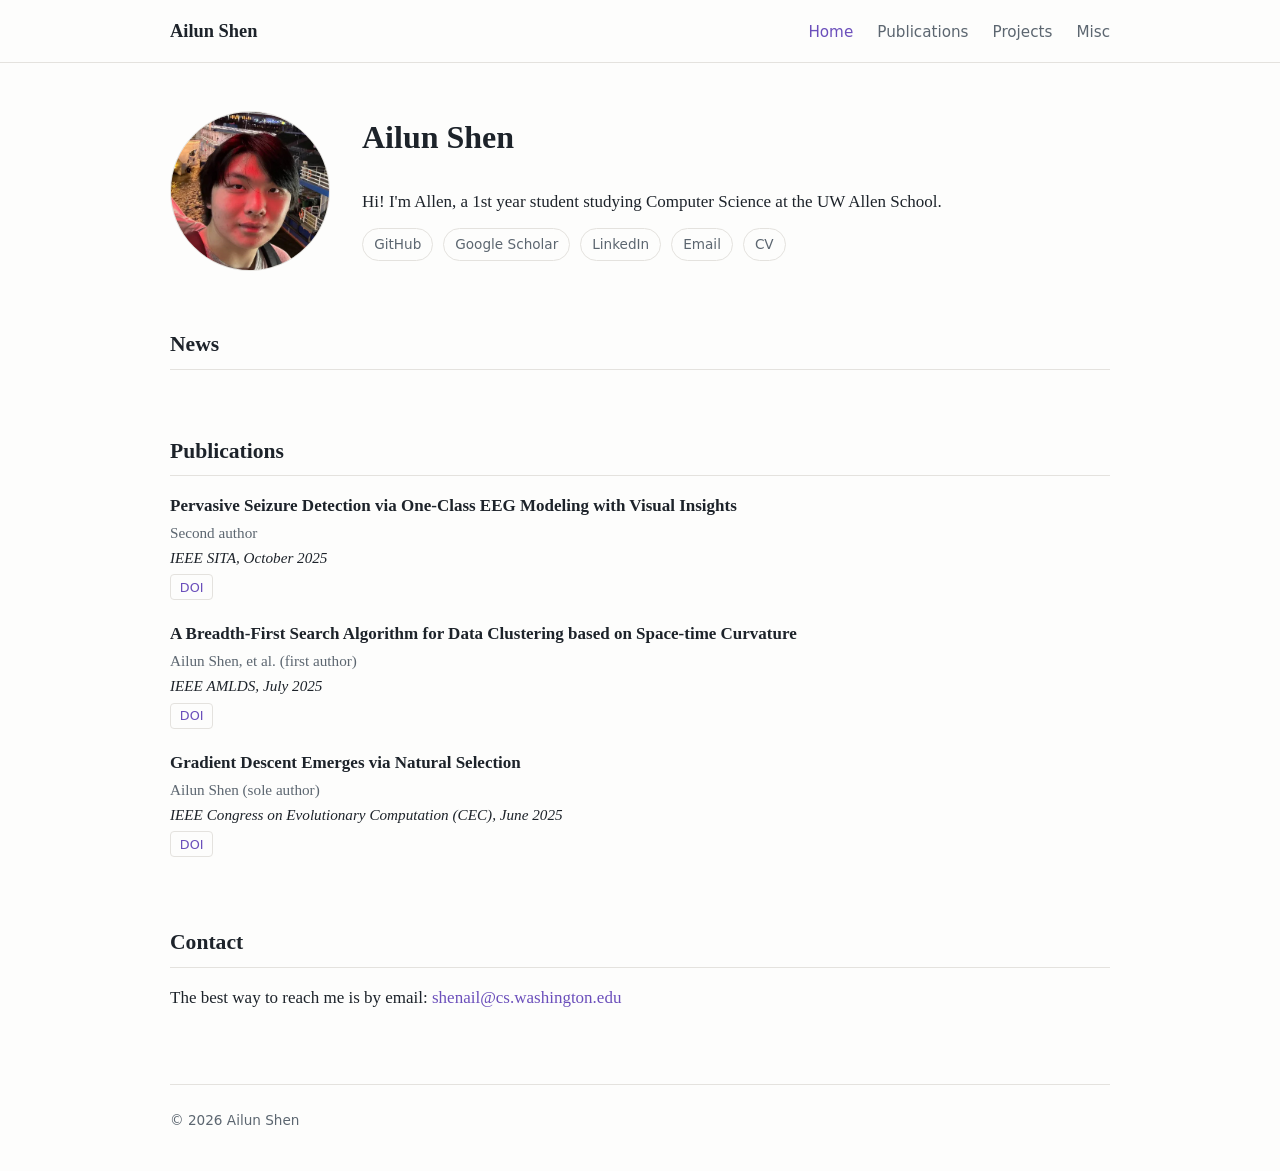
<file: index.html>
<!DOCTYPE html>
<html lang="en">
<head>
  <meta charset="UTF-8">
  <meta name="viewport" content="width=device-width, initial-scale=1.0">
  <title>Ailun Shen</title>
  <meta name="description" content="Ailun Shen — CS student at the UW Allen School. Publications, projects, and more.">
  <meta property="og:type" content="website">
  <meta property="og:title" content="Ailun Shen">
  <meta property="og:description" content="CS student at the UW Allen School. Publications, projects, and more.">
  <meta property="og:url" content="https://dekiofsa.github.io/">
  <meta property="og:image" content="https://dekiofsa.github.io/photo.jpg">
  <meta name="twitter:card" content="summary">
  <link rel="stylesheet" href="style.css">
</head>
<body>

  <nav>
    <div class="nav-inner">
      <a class="nav-name" href="index.html">Ailun Shen</a>
      <a class="nav-link active" href="index.html">Home</a>
      <a class="nav-link" href="index.html#publications">Publications</a>
      <a class="nav-link" href="projects.html">Projects</a>
      <a class="nav-link" href="misc.html">Misc</a>
    </div>
  </nav>

  <div class="container">

    <div class="hero">
      <img class="hero-photo" src="photo.jpg" alt="Ailun Shen">
      <div class="hero-text">
        <h1>Ailun Shen</h1>
        <p>
          Hi! I'm Allen, a 1st year student studying Computer Science at the
          UW Allen School.
        </p>
        <div class="profile-links">
          <a href="https://github.com/Dekiofsa">GitHub</a>
          <a href="https://scholar.google.com/citations?user=lvYX0igAAAAJ">Google Scholar</a>
          <a href="https://www.linkedin.com/in/ailun-shen-554805366/">LinkedIn</a>
          <a href="mailto:shenail@cs.washington.edu">Email</a>
          <a href="cv.pdf">CV</a>
        </div>
      </div>
    </div>

    <section id="news">
      <h2>News</h2>
      <ul class="news-list">
      </ul>
    </section>

    <section id="publications">
      <h2>Publications</h2>
      <div class="pub">
        <div class="pub-title">Pervasive Seizure Detection via One-Class EEG Modeling with Visual Insights</div>
        <div class="pub-authors">Second author</div>
        <div class="pub-venue">IEEE SITA, October 2025</div>
        <div class="pub-links">
          <a href="https://doi.org/10.1109/SITA67914.2025.11273396">DOI</a>
        </div>
      </div>
      <div class="pub">
        <div class="pub-title">A Breadth-First Search Algorithm for Data Clustering based on Space-time Curvature</div>
        <div class="pub-authors">Ailun Shen, et al. (first author)</div>
        <div class="pub-venue">IEEE AMLDS, July 2025</div>
        <div class="pub-links">
          <a href="https://doi.org/10.1109/AMLDS63918.2025.11159377">DOI</a>
        </div>
      </div>
      <div class="pub">
        <div class="pub-title">Gradient Descent Emerges via Natural Selection</div>
        <div class="pub-authors">Ailun Shen (sole author)</div>
        <div class="pub-venue">IEEE Congress on Evolutionary Computation (CEC), June 2025</div>
        <div class="pub-links">
          <a href="https://doi.org/10.1109/CEC65147.2025.11043088">DOI</a>
        </div>
      </div>
    </section>

    <section id="contact">
      <h2>Contact</h2>
      <p>
        The best way to reach me is by email:
        <a href="mailto:shenail@cs.washington.edu">shenail@cs.washington.edu</a>
      </p>
    </section>

    <footer>
      © 2026 Ailun Shen
    </footer>

  </div>

</body>
</html>
</file>
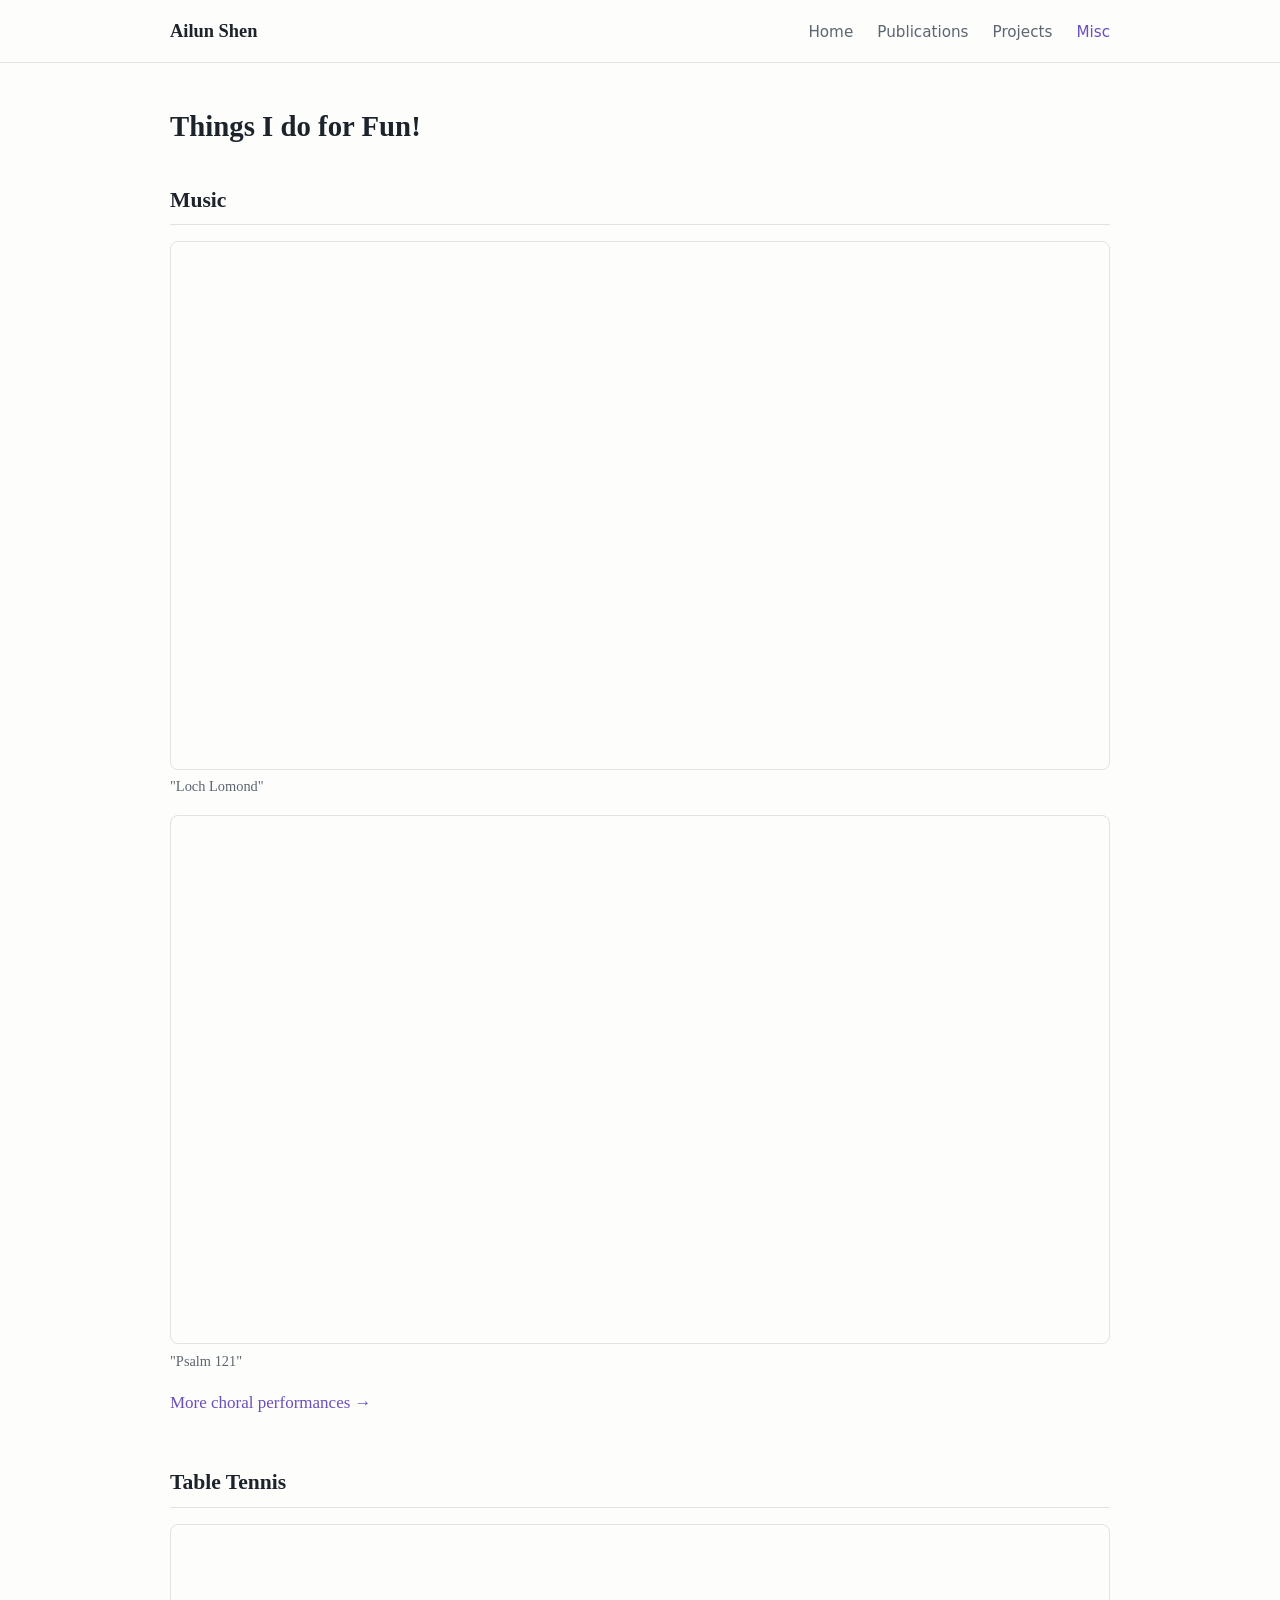
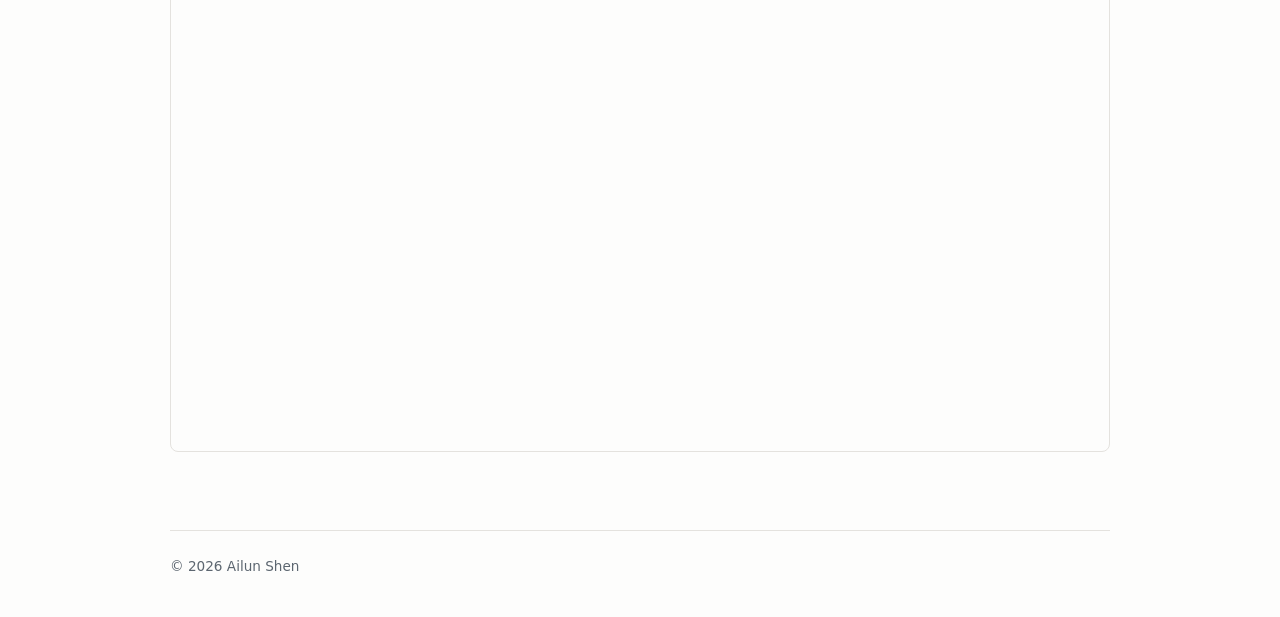
<file: misc.html>
<!DOCTYPE html>
<html lang="en">
<head>
  <meta charset="UTF-8">
  <meta name="viewport" content="width=device-width, initial-scale=1.0">
  <title>Misc · Ailun Shen</title>
  <meta name="description" content="Things Ailun Shen does for fun — choir, table tennis, and more.">
  <meta property="og:type" content="website">
  <meta property="og:title" content="Misc · Ailun Shen">
  <meta property="og:description" content="Things Ailun Shen does for fun — choir, table tennis, and more.">
  <meta property="og:url" content="https://dekiofsa.github.io/misc.html">
  <meta property="og:image" content="https://dekiofsa.github.io/photo.jpg">
  <meta name="twitter:card" content="summary">
  <link rel="stylesheet" href="style.css">
</head>
<body>

  <nav>
    <div class="nav-inner">
      <a class="nav-name" href="index.html">Ailun Shen</a>
      <a class="nav-link" href="index.html">Home</a>
      <a class="nav-link" href="index.html#publications">Publications</a>
      <a class="nav-link" href="projects.html">Projects</a>
      <a class="nav-link active" href="misc.html">Misc</a>
    </div>
  </nav>

  <div class="container">

    <div class="misc-intro">
      <h1>Things I do for Fun!</h1>
    </div>

    <section id="music">
      <h2>Music</h2>
      <div class="video-embed">
        <iframe src="https://www.youtube.com/embed/0u0eFICGXe4"
          title="Loch Lomond"
          allow="accelerometer; clipboard-write; encrypted-media; gyroscope; picture-in-picture; web-share"
          referrerpolicy="strict-origin-when-cross-origin" allowfullscreen></iframe>
      </div>
      <p class="video-caption">
        "Loch Lomond"
      </p>
      <div class="video-embed">
        <iframe src="https://www.youtube.com/embed/GU4K1UE4McI"
          title="Psalm 121"
          allow="accelerometer; clipboard-write; encrypted-media; gyroscope; picture-in-picture; web-share"
          referrerpolicy="strict-origin-when-cross-origin" allowfullscreen></iframe>
      </div>
      <p class="video-caption">
        "Psalm 121"
      </p>
      <p>
        <a href="https://www.youtube.com/playlist?list=PLdZOM39jrPSw">More choral performances →</a>
      </p>
    </section>

    <section id="table-tennis">
      <h2>Table Tennis</h2>
      <div class="video-embed">
        <iframe src="https://www.youtube.com/embed/eU4ngLgsVSw"
          title="Table Tennis Highlights"
          allow="accelerometer; clipboard-write; encrypted-media; gyroscope; picture-in-picture; web-share"
          referrerpolicy="strict-origin-when-cross-origin" allowfullscreen></iframe>
      </div>
    </section>

    <footer>
      © 2026 Ailun Shen
    </footer>

  </div>

</body>
</html>
</file>
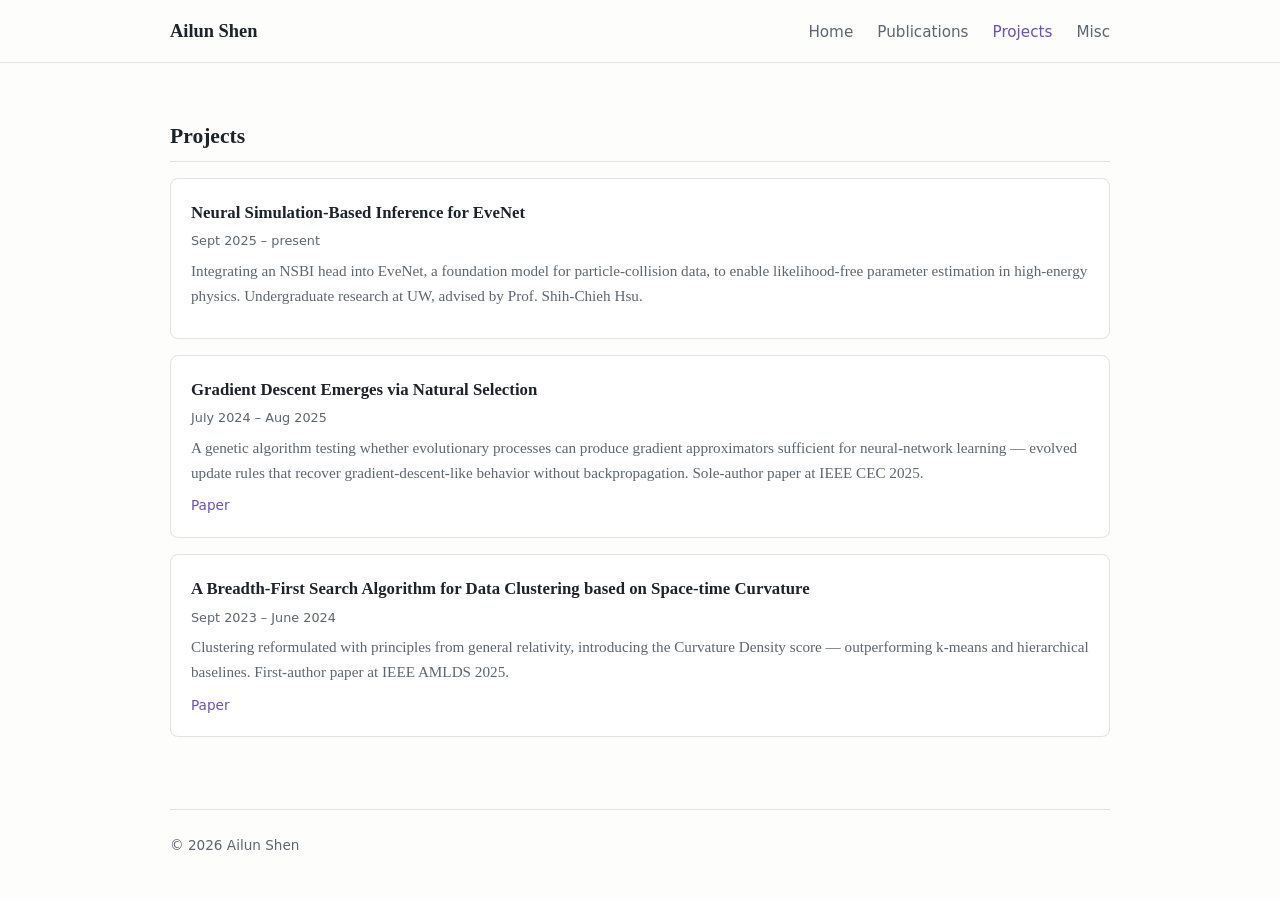
<file: projects.html>
<!DOCTYPE html>
<html lang="en">
<head>
  <meta charset="UTF-8">
  <meta name="viewport" content="width=device-width, initial-scale=1.0">
  <title>Projects · Ailun Shen</title>
  <meta name="description" content="Research projects by Ailun Shen.">
  <meta property="og:type" content="website">
  <meta property="og:title" content="Projects · Ailun Shen">
  <meta property="og:description" content="Research projects by Ailun Shen.">
  <meta property="og:url" content="https://dekiofsa.github.io/projects.html">
  <meta property="og:image" content="https://dekiofsa.github.io/photo.jpg">
  <meta name="twitter:card" content="summary">
  <link rel="stylesheet" href="style.css">
</head>
<body>

  <nav>
    <div class="nav-inner">
      <a class="nav-name" href="index.html">Ailun Shen</a>
      <a class="nav-link" href="index.html">Home</a>
      <a class="nav-link" href="index.html#publications">Publications</a>
      <a class="nav-link active" href="projects.html">Projects</a>
      <a class="nav-link" href="misc.html">Misc</a>
    </div>
  </nav>

  <div class="container">

    <section>
      <h2 style="margin-top: 2rem;">Projects</h2>
      <div class="card-grid">

        <div class="card">
          <h3>Neural Simulation-Based Inference for EveNet</h3>
          <div class="card-date">Sept 2025 – present</div>
          <p>
            Integrating an NSBI head into EveNet, a foundation model for
            particle-collision data, to enable likelihood-free parameter
            estimation in high-energy physics. Undergraduate research at UW,
            advised by Prof. Shih-Chieh Hsu.
          </p>
        </div>

        <div class="card">
          <h3>Gradient Descent Emerges via Natural Selection</h3>
          <div class="card-date">July 2024 – Aug 2025</div>
          <p>
            A genetic algorithm testing whether evolutionary processes can produce
            gradient approximators sufficient for neural-network learning — evolved
            update rules that recover gradient-descent-like behavior without
            backpropagation. Sole-author paper at IEEE CEC 2025.
          </p>
          <div class="card-links">
            <a href="https://doi.org/10.1109/CEC65147.2025.11043088">Paper</a>
          </div>
        </div>

        <div class="card">
          <h3>A Breadth-First Search Algorithm for Data Clustering based on Space-time Curvature</h3>
          <div class="card-date">Sept 2023 – June 2024</div>
          <p>
            Clustering reformulated with principles from general relativity,
            introducing the Curvature Density score — outperforming k-means and
            hierarchical baselines. First-author paper at IEEE AMLDS 2025.
          </p>
          <div class="card-links">
            <a href="https://doi.org/10.1109/AMLDS63918.2025.11159377">Paper</a>
          </div>
        </div>

      </div>
    </section>

    <footer>
      © 2026 Ailun Shen
    </footer>

  </div>

</body>
</html>
</file>
<file: style.css>
/* ===== Base ===== */
:root {
  --bg: #fdfdfc;
  --text: #1d232a;
  --muted: #5c6670;
  --accent: #6b4fbb;
  --accent-soft: #efeaf9;
  --border: #e4e2de;
  --card: #ffffff;
  --max-width: 980px;
}

@media (prefers-color-scheme: dark) {
  :root {
    --bg: #15171a;
    --text: #e8e6e3;
    --muted: #9aa3ad;
    --accent: #a68eea;
    --accent-soft: #2a2440;
    --border: #2c2f33;
    --card: #1c1f23;
  }
}

* { box-sizing: border-box; margin: 0; padding: 0; }

html { scroll-behavior: smooth; }

body {
  font-family: "Charter", "Georgia", "Cambria", serif;
  background: var(--bg);
  color: var(--text);
  line-height: 1.65;
  font-size: 17px;
}

a { color: var(--accent); text-decoration: none; }
a:hover { text-decoration: underline; }

.container {
  max-width: var(--max-width);
  margin: 0 auto;
  padding: 0 1.25rem;
}

/* ===== Nav ===== */
nav {
  border-bottom: 1px solid var(--border);
  background: var(--bg);
}

.nav-inner {
  max-width: var(--max-width);
  margin: 0 auto;
  padding: 1rem 1.25rem;
  display: flex;
  align-items: baseline;
  gap: 1.5rem;
  flex-wrap: wrap;
}

.nav-name {
  font-weight: bold;
  font-size: 1.15rem;
  color: var(--text);
  margin-right: auto;
}
.nav-name:hover { text-decoration: none; color: var(--accent); }

nav a.nav-link {
  color: var(--muted);
  font-family: "Avenir", "Segoe UI", system-ui, sans-serif;
  font-size: 0.95rem;
}
nav a.nav-link:hover, nav a.nav-link.active { color: var(--accent); text-decoration: none; }

/* ===== Hero ===== */
.hero {
  display: flex;
  gap: 2rem;
  align-items: flex-start;
  padding: 3rem 0 2rem;
  flex-wrap: wrap;
}

.hero-photo {
  width: 160px;
  height: 160px;
  border-radius: 50%;
  object-fit: cover;
  background: var(--accent-soft);
  border: 1px solid var(--border);
  flex-shrink: 0;
  display: flex;
  align-items: center;
  justify-content: center;
  color: var(--muted);
  font-family: system-ui, sans-serif;
  font-size: 0.8rem;
  text-align: center;
}

.hero-text h1 {
  font-size: 2rem;
  margin-bottom: 1.5rem;
}

.hero-text .tagline {
  color: var(--muted);
  margin-bottom: 0.85rem;
}

.hero-text p { margin-bottom: 0.75rem; }

/* ===== Profile links ===== */
.profile-links {
  display: flex;
  gap: 0.6rem;
  flex-wrap: wrap;
  margin-top: 0.5rem;
}

.profile-links a {
  font-family: "Avenir", "Segoe UI", system-ui, sans-serif;
  font-size: 0.85rem;
  padding: 0.25rem 0.7rem;
  border: 1px solid var(--border);
  border-radius: 999px;
  color: var(--muted);
}
.profile-links a:hover {
  border-color: var(--accent);
  color: var(--accent);
  text-decoration: none;
}

/* ===== Sections ===== */
section { padding: 1.5rem 0; }

h2 {
  font-size: 1.35rem;
  margin-bottom: 1rem;
  padding-bottom: 0.35rem;
  border-bottom: 1px solid var(--border);
}

h3 { font-size: 1.05rem; margin-bottom: 0.25rem; }

/* ===== News ===== */
.news-list { list-style: none; }
.news-list li {
  display: flex;
  gap: 1rem;
  margin-bottom: 0.5rem;
}
.news-date {
  color: var(--muted);
  font-family: "Avenir", "Segoe UI", system-ui, sans-serif;
  font-size: 0.85rem;
  white-space: nowrap;
  padding-top: 0.15rem;
  min-width: 5.5rem;
}

/* ===== Publications ===== */
.pub {
  margin-bottom: 1.25rem;
}
.pub .pub-title { font-weight: bold; }
.pub .pub-authors { color: var(--muted); font-size: 0.95rem; }
.pub .pub-venue { font-style: italic; font-size: 0.95rem; }
.pub .pub-links {
  margin-top: 0.25rem;
  display: flex;
  gap: 0.5rem;
  flex-wrap: wrap;
}
.pub .pub-links a {
  font-family: "Avenir", "Segoe UI", system-ui, sans-serif;
  font-size: 0.8rem;
  padding: 0.1rem 0.55rem;
  border: 1px solid var(--border);
  border-radius: 4px;
}
.pub .pub-links a:hover { border-color: var(--accent); text-decoration: none; }

/* ===== Cards (projects) ===== */
.card-grid {
  display: grid;
  grid-template-columns: 1fr;
  gap: 1rem;
}

.card {
  background: var(--card);
  border: 1px solid var(--border);
  border-radius: 8px;
  padding: 1.25rem;
}
.card .card-date {
  color: var(--muted);
  font-family: "Avenir", "Segoe UI", system-ui, sans-serif;
  font-size: 0.8rem;
  margin-top: 0.1rem;
}
.card p { color: var(--muted); font-size: 0.95rem; margin: 0.4rem 0 0.6rem; }
.card .card-links { display: flex; gap: 0.75rem; }
.card .card-links a {
  font-family: "Avenir", "Segoe UI", system-ui, sans-serif;
  font-size: 0.85rem;
}

/* ===== Misc page ===== */
.misc-intro { padding-top: 2.5rem; }
.misc-intro h1 { font-size: 1.8rem; margin-bottom: 0.5rem; }
.misc-intro p { color: var(--muted); }

.audio-item {
  background: var(--card);
  border: 1px solid var(--border);
  border-radius: 8px;
  padding: 1rem 1.25rem;
  margin-bottom: 0.85rem;
}
.audio-item .audio-note { color: var(--muted); font-size: 0.9rem; margin-top: 0.2rem; }

.video-embed {
  position: relative;
  width: 100%;
  aspect-ratio: 16 / 9;
  margin: 0.75rem 0 0.35rem;
}
.video-embed iframe {
  position: absolute;
  inset: 0;
  width: 100%;
  height: 100%;
  border: 1px solid var(--border);
  border-radius: 8px;
}
.video-caption {
  color: var(--muted);
  font-size: 0.9rem;
  margin-bottom: 1rem;
}

.placeholder {
  background: var(--accent-soft);
  border: 1px dashed var(--accent);
  border-radius: 8px;
  padding: 1rem 1.25rem;
  color: var(--muted);
  font-family: "Avenir", "Segoe UI", system-ui, sans-serif;
  font-size: 0.9rem;
}

/* ===== Footer ===== */
footer {
  border-top: 1px solid var(--border);
  margin-top: 3rem;
  padding: 1.5rem 0 2.5rem;
  color: var(--muted);
  font-size: 0.85rem;
  font-family: "Avenir", "Segoe UI", system-ui, sans-serif;
}

@media (max-width: 600px) {
  .hero { flex-direction: column; align-items: center; text-align: center; }
  .profile-links { justify-content: center; }
  .news-list li { flex-direction: column; gap: 0; }
}
</file>
